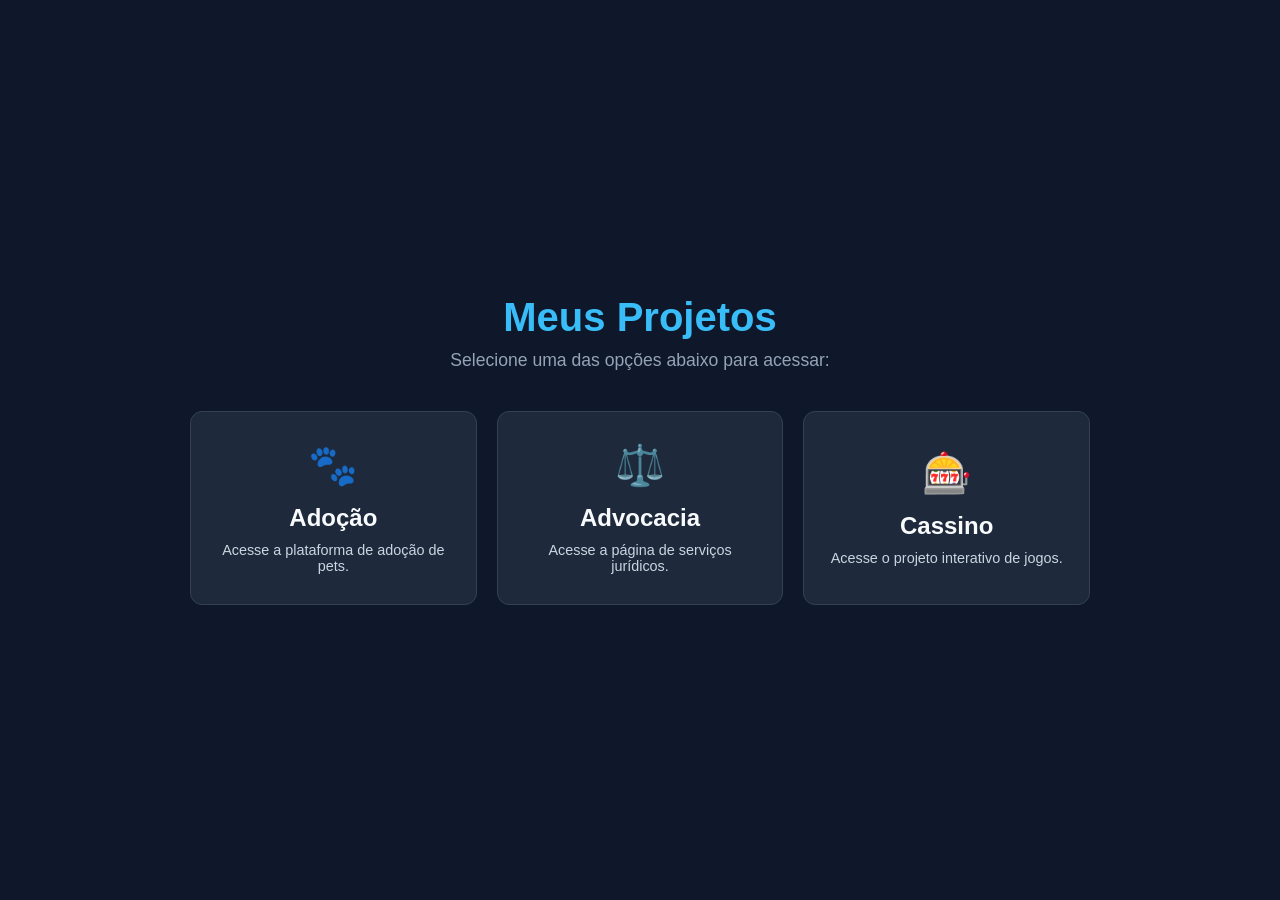
<file: index.html>
<!DOCTYPE html>
<html lang="pt-BR">
<head>
    <meta charset="UTF-8">
    <meta name="viewport" content="width=device-width, initial-scale=1.0">
    <title>Projetos - 2026</title>
    <style>
        * {
            box-sizing: border-box;
            margin: 0;
            padding: 0;
            font-family: 'Segoe UI', Tahoma, Geneva, Verdana, sans-serif;
        }

        body {
            background-color: #0f172a;
            color: #f8fafc;
            display: flex;
            flex-direction: column;
            justify-content: center;
            align-items: center;
            min-height: 100vh;
            padding: 20px;
        }

        header {
            text-align: center;
            margin-bottom: 40px;
        }

        h1 {
            font-size: 2.5rem;
            margin-bottom: 10px;
            color: #38bdf8;
        }

        p {
            color: #94a3b8;
            font-size: 1.1rem;
        }

        .container {
            display: grid;
            grid-template-columns: repeat(auto-fit, minmax(250px, 1fr));
            gap: 20px;
            width: 100%;
            max-width: 900px;
        }

        .card {
            background-color: #1e293b;
            border-radius: 12px;
            padding: 30px 20px;
            text-align: center;
            text-decoration: none;
            color: inherit;
            border: 1px solid #334155;
            transition: transform 0.2s ease, border-color 0.2s ease, box-shadow 0.2s ease;
            display: flex;
            flex-direction: column;
            align-items: center;
            justify-content: center;
        }

        .card:hover {
            transform: translateY(-5px);
            border-color: #38bdf8;
            box-shadow: 0 10px 20px rgba(56, 189, 248, 0.15);
        }

        .card h2 {
            font-size: 1.5rem;
            margin-bottom: 10px;
            text-transform: capitalize;
        }

        .card p {
            font-size: 0.9rem;
            color: #cbd5e1;
        }

        .icon {
            font-size: 2.5rem;
            margin-bottom: 15px;
        }
    </style>
</head>
<body>

    <header>
        <h1>Meus Projetos</h1>
        <p>Selecione uma das opções abaixo para acessar:</p>
    </header>

    <main class="container">
        <a href="./adocao/index.html" class="card">
            <div class="icon">🐾</div>
            <h2>Adoção</h2>
            <p>Acesse a plataforma de adoção de pets.</p>
        </a>

        <a href="./advocacia/index.html" class="card">
            <div class="icon">⚖️</div>
            <h2>Advocacia</h2>
            <p>Acesse a página de serviços jurídicos.</p>
        </a>

        <a href="./cassino/index.html" class="card">
            <div class="icon">🎰</div>
            <h2>Cassino</h2>
            <p>Acesse o projeto interativo de jogos.</p>
        </a>
    </main>

</body>
</html>
</file>
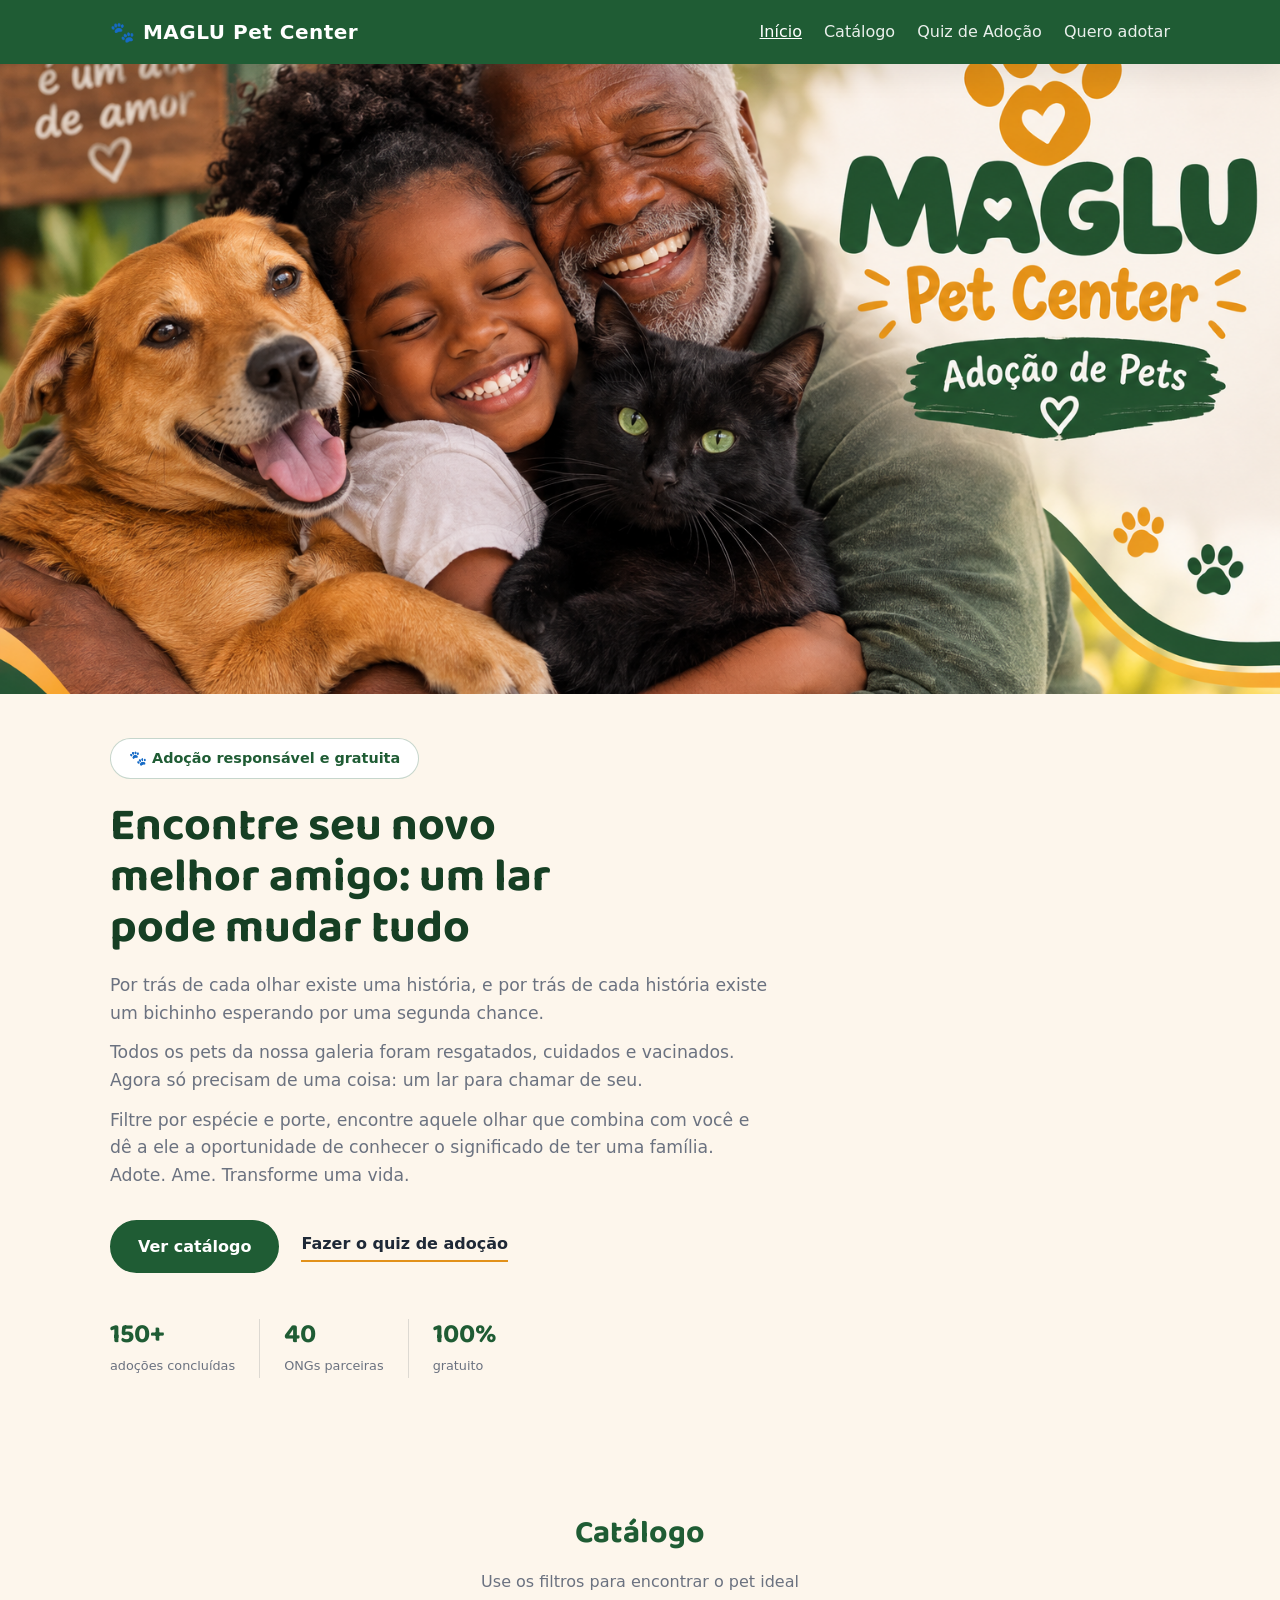
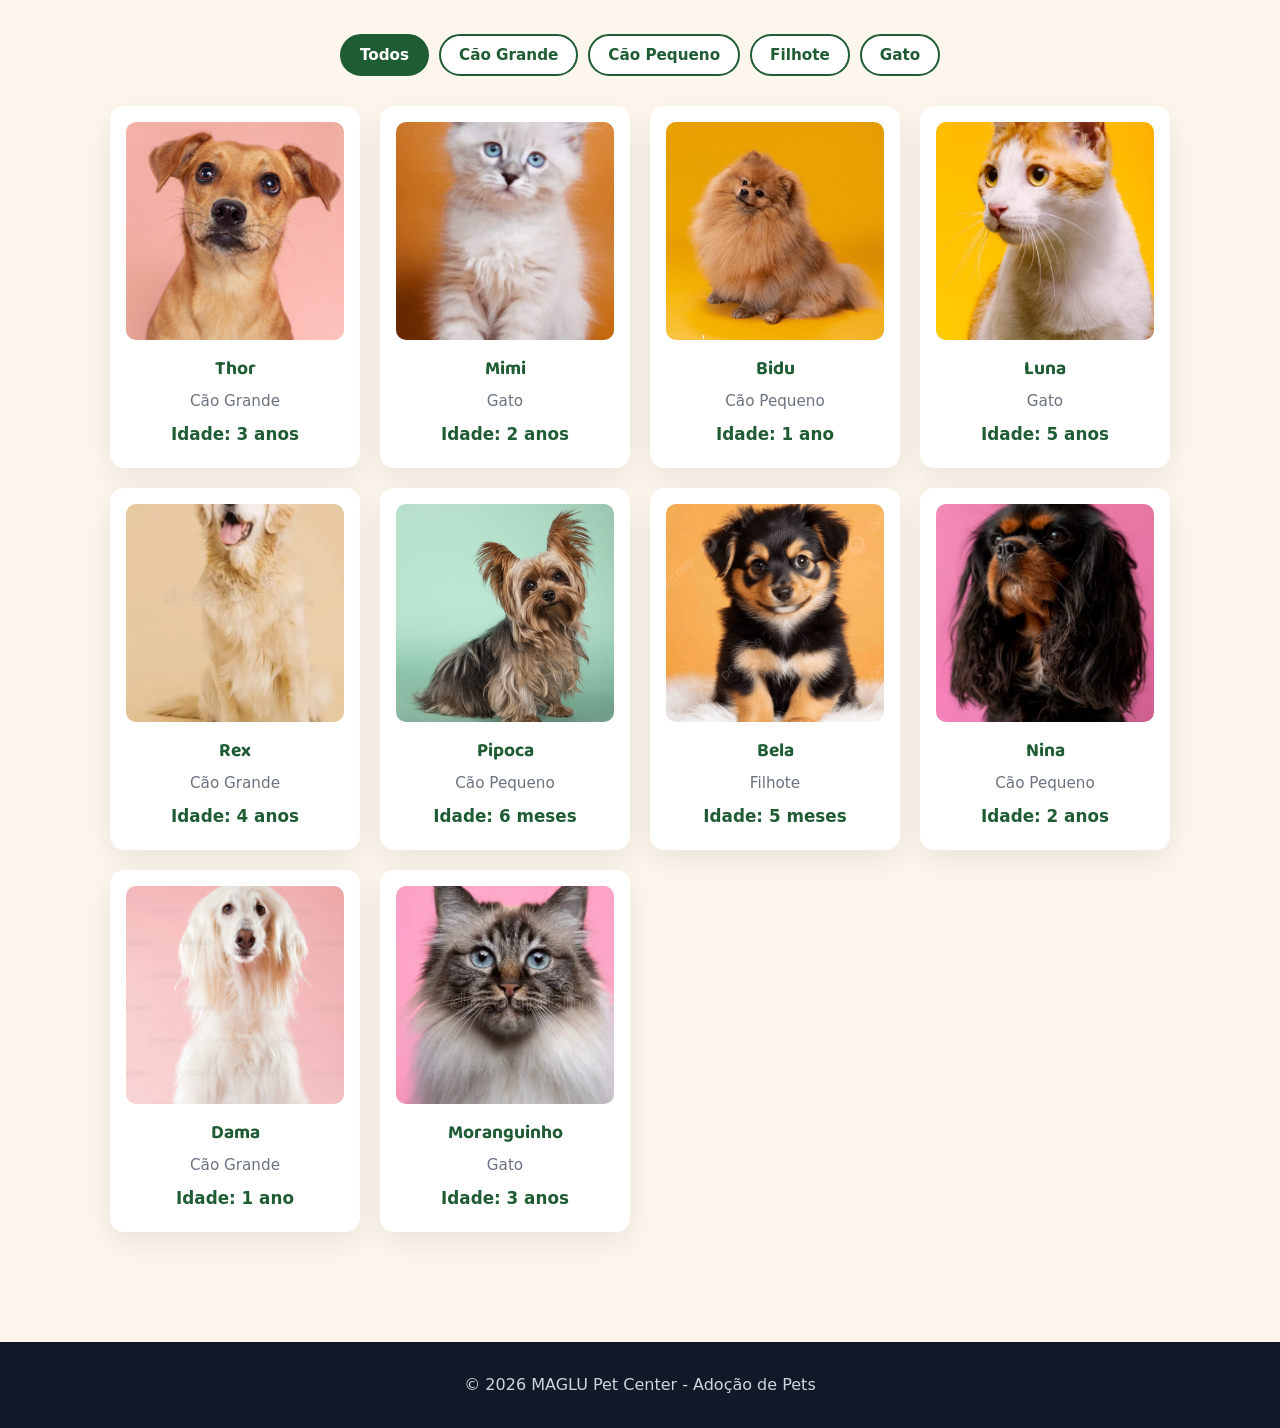
<file: adocao/index.html>
<!DOCTYPE html>
<!-- MAGLU Pet Center - Adoção de Pets — Catálogo com filtros (JavaScript) -->
<html lang="pt-BR">

<head>
  <meta charset="UTF-8">
  <meta name="viewport" content="width=device-width, initial-scale=1.0">
  <title>MAGLU Pet Center - Adoção de Pets</title>
  <meta name="description" content="Galeria de animais para adoção com filtro por espécie e porte.">
  <link rel="preconnect" href="https://fonts.googleapis.com">
  <link rel="preconnect" href="https://fonts.gstatic.com" crossorigin>
  <link href="https://fonts.googleapis.com/css2?family=Baloo+2:wght@500;600;700;800&display=swap" rel="stylesheet">
  <link rel="stylesheet" href="estilo/styles.css">
</head>

<body>
  <header class="site-header">
    <div class="nav">
      <div class="logo">🐾 MAGLU Pet Center</div>
      <button class="menu-toggle" type="button" aria-label="Abrir menu" aria-expanded="false"
        aria-controls="menu">☰</button>
      <ul id="menu">
        <li><a href="#inicio" aria-current="page">Início</a></li>
        <li><a href="#catalogo">Catálogo</a></li>
        <li><a href="quiz.html">Quiz de Adoção</a></li>
        <li><a href="contato.html">Quero adotar</a></li>
      </ul>
    </div>
  </header>

  <main>
    <section class="hero" id="inicio">
      <div class="hero-banner">
        <img src="imagens/banner.png"
          alt="Avô, neta, cachorro e gato se abraçando e sorrindo em uma campanha de adoção de pets">
      </div>
      <div class="hero-content container">
        <span class="hero-pill">🐾 Adoção responsável e gratuita</span>
        <h1>Encontre seu novo melhor amigo: um lar pode mudar tudo</h1>
        <p class="lead">Por trás de cada olhar existe uma história, e por trás de cada história existe um bichinho
          esperando por uma segunda chance.</p>
        <p class="lead">Todos os pets da nossa galeria foram resgatados, cuidados e vacinados. Agora só precisam de uma
          coisa: um lar para chamar de seu.</p>
        <p class="lead">Filtre por espécie e porte, encontre aquele olhar que combina com você e dê a ele a
          oportunidade de conhecer o significado de ter uma família. Adote. Ame. Transforme uma vida.</p>
        <div class="hero-actions">
          <a href="#catalogo" class="btn primary">Ver catálogo</a>
          <a href="quiz.html" class="link-ghost">Fazer o quiz de adoção</a>
        </div>
        <div class="hero-stats">
          <div><strong>150+</strong><span>adoções concluídas</span></div>
          <div><strong>40</strong><span>ONGs parceiras</span></div>
          <div><strong>100%</strong><span>gratuito</span></div>
        </div>
      </div>
    </section>

    <section id="catalogo">
      <div class="container">
        <h2>Catálogo</h2>
        <p class="subtitle">Use os filtros para encontrar o pet ideal</p>
        <div class="filtros" id="filtros">
          <button class="filtro-btn" type="button" data-filtro="Todos">Todos</button>
          <button class="filtro-btn" type="button" data-filtro="Cão Grande">Cão Grande</button>
          <button class="filtro-btn" type="button" data-filtro="Cão Pequeno">Cão Pequeno</button>
          <button class="filtro-btn" type="button" data-filtro="Filhote">Filhote</button>
          <button class="filtro-btn" type="button" data-filtro="Gato">Gato</button>
        </div>
        <div class="catalogo" id="lista"></div>
      </div>
    </section>
  </main>

  <footer>
    <p>© <span id="ano"></span> MAGLU Pet Center - Adoção de Pets</p>
  </footer>

  <!-- Dados do catálogo embarcados (em projetos reais viriam de uma API) -->
  <script>
    window.ITENS = [
      { "nome": "Thor", "categoria": "Cão Grande", "idade": "3 anos", "foto": "imagens/img1.PNG" },
      { "nome": "Mimi", "categoria": "Gato", "idade": "2 anos", "foto": "imagens/img5.PNG" },
      { "nome": "Bidu", "categoria": "Cão Pequeno", "idade": "1 ano", "foto": "imagens/img2.PNG" },
      { "nome": "Luna", "categoria": "Gato", "idade": "5 anos", "foto": "imagens/img6.PNG" },
      { "nome": "Rex", "categoria": "Cão Grande", "idade": "4 anos", "foto": "imagens/img4.PNG" },
      { "nome": "Pipoca", "categoria": "Cão Pequeno", "idade": "6 meses", "foto": "imagens/img3.PNG" },
      { "nome": "Bela", "categoria": "Filhote", "idade": "5 meses", "foto": "imagens/img7.PNG" },
      { "nome": "Nina", "categoria": "Cão Pequeno", "idade": "2 anos", "foto": "imagens/img8.PNG" },
      { "nome": "Dama", "categoria": "Cão Grande", "idade": "1 ano", "foto": "imagens/img9.PNG" },
      { "nome": "Moranguinho", "categoria": "Gato", "idade": "3 anos", "foto": "imagens/img10.PNG" }
    ];
    window.LABEL_IDADE = "Idade:";
  </script>
  <script src="js/script.js"></script>
</body>

</html>
</file>
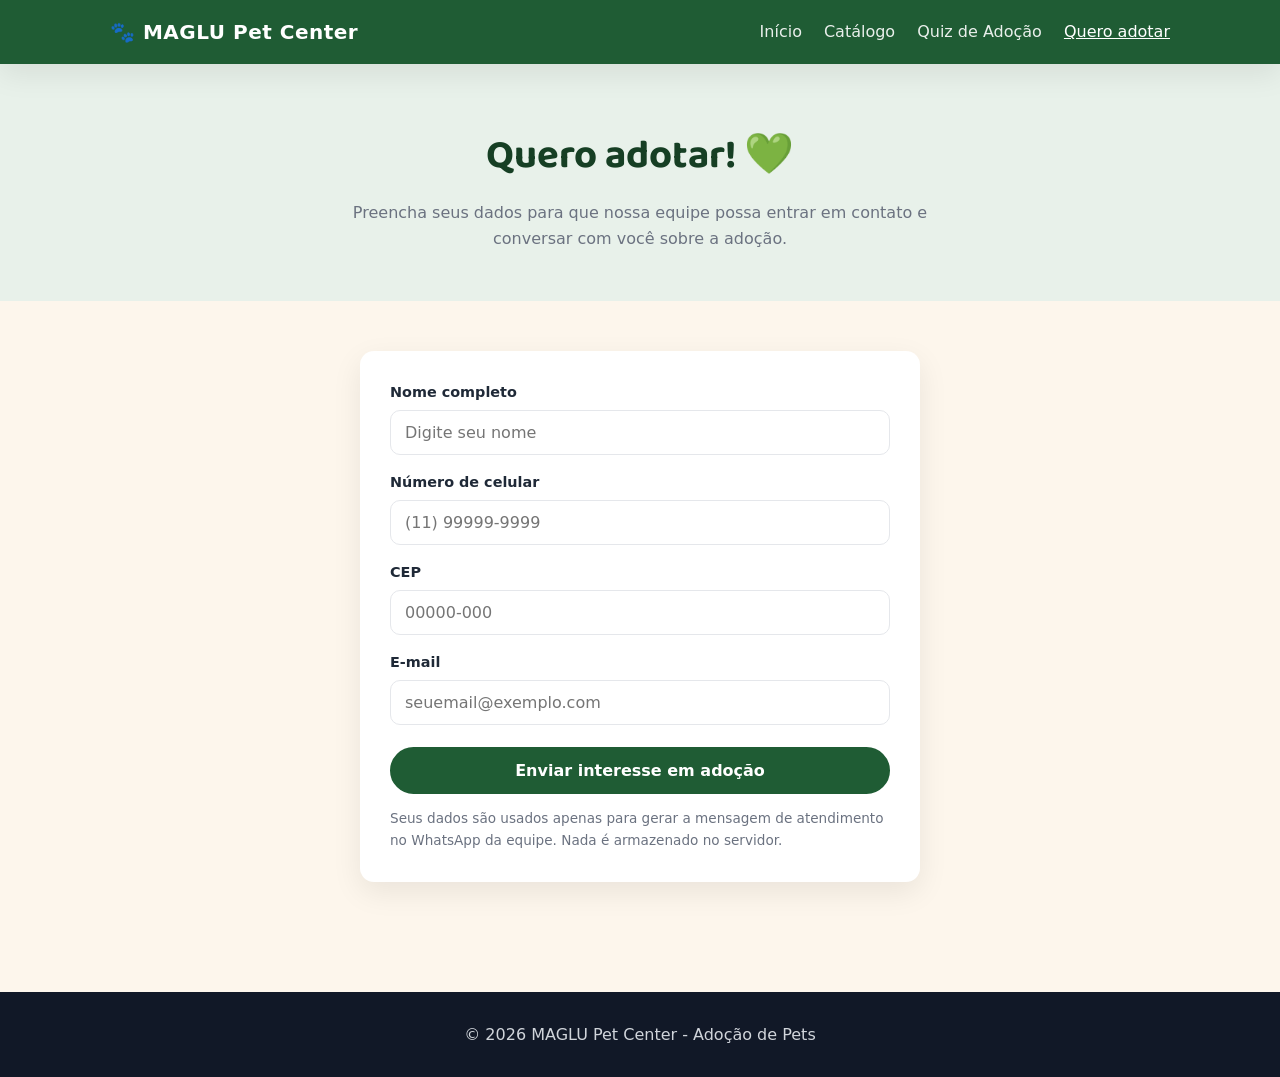
<file: adocao/contato.html>
<!DOCTYPE html>
<html lang="pt-BR">

<head>
    <meta charset="UTF-8">
    <meta name="viewport" content="width=device-width, initial-scale=1.0">
    <title>Quero Adotar | MAGLU Pet Center</title>
    <meta name="description" content="Envie seus dados para conversar com a equipe da MAGLU sobre a adoção de um pet.">
    <link rel="preconnect" href="https://fonts.googleapis.com">
    <link rel="preconnect" href="https://fonts.gstatic.com" crossorigin>
    <link href="https://fonts.googleapis.com/css2?family=Baloo+2:wght@500;600;700;800&display=swap" rel="stylesheet">
    <link rel="stylesheet" href="estilo/styles.css">
</head>

<body>
    <header class="site-header">
        <div class="nav">
            <div class="logo">🐾 MAGLU Pet Center</div>
            <button class="menu-toggle" type="button" aria-label="Abrir menu" aria-expanded="false"
                aria-controls="menu">☰</button>
            <ul id="menu">
                <li><a href="index.html">Início</a></li>
                <li><a href="index.html#catalogo">Catálogo</a></li>
                <li><a href="quiz.html">Quiz de Adoção</a></li>
                <li><a href="contato.html" aria-current="page">Quero adotar</a></li>
            </ul>
        </div>
    </header>

    <main>
        <section class="page-hero">
            <div class="container">
                <h1>Quero adotar! 💚</h1>
                <p>Preencha seus dados para que nossa equipe possa entrar em contato e conversar com você sobre a
                    adoção.</p>
            </div>
        </section>

        <section class="contact-wrap">
            <div class="container">
                <div class="contact-card">
                    <form id="formContato" novalidate>
                        <div class="form-group">
                            <label for="nome">Nome completo</label>
                            <input id="nome" name="nome" type="text" autocomplete="name" placeholder="Digite seu nome"
                                required>
                        </div>
                        <div class="form-group">
                            <label for="celular">Número de celular</label>
                            <input id="celular" name="celular" type="tel" inputmode="numeric" autocomplete="tel"
                                placeholder="(11) 99999-9999" maxlength="15" required>
                        </div>
                        <div class="form-group">
                            <label for="cep">CEP</label>
                            <input id="cep" name="cep" type="text" inputmode="numeric" autocomplete="postal-code"
                                placeholder="00000-000" maxlength="9" required>
                        </div>
                        <div class="form-group">
                            <label for="email">E-mail</label>
                            <input id="email" name="email" type="email" autocomplete="email"
                                placeholder="seuemail@exemplo.com" required>
                        </div>

                        <button class="btn primary" type="submit">Enviar interesse em adoção</button>

                        <p class="privacidade">Seus dados são usados apenas para gerar a mensagem de atendimento no
                            WhatsApp da equipe. Nada é armazenado no servidor.</p>

                        <div class="erro-form" id="erroForm" role="alert"></div>
                        <div class="sucesso" id="sucesso" role="status"></div>
                    </form>
                </div>
            </div>
        </section>
    </main>

    <footer>
        <p>© <span id="ano"></span> MAGLU Pet Center - Adoção de Pets</p>
    </footer>

    <script src="js/script.js"></script>
    <script src="js/contato.js"></script>
</body>

</html>
</file>
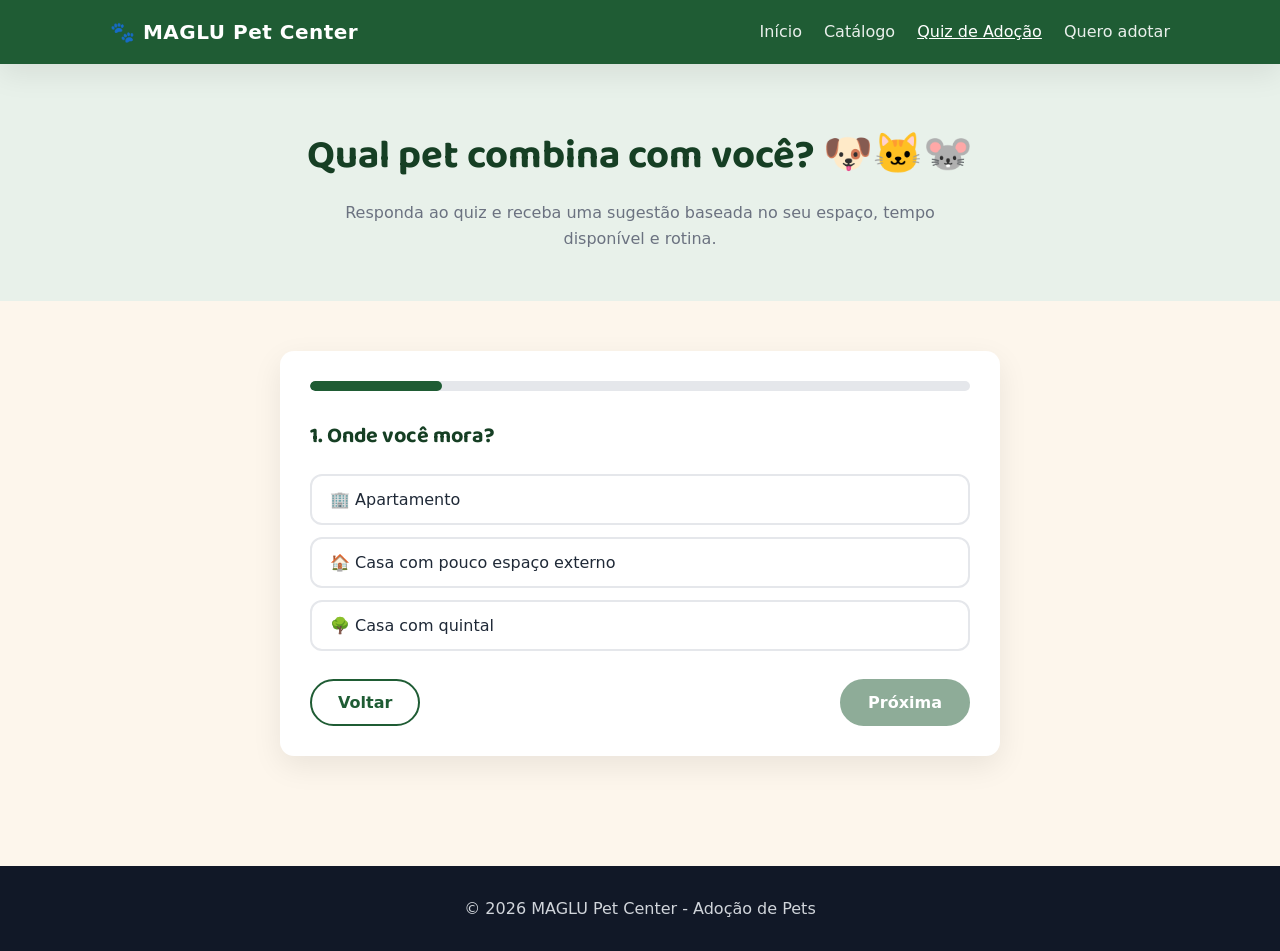
<file: adocao/quiz.html>
<!DOCTYPE html>
<html lang="pt-BR">

<head>
    <meta charset="UTF-8">
    <meta name="viewport" content="width=device-width, initial-scale=1.0">
    <title>Quiz de Adoção | MAGLU Pet Center</title>
    <meta name="description" content="Responda ao quiz e descubra qual perfil de pet combina com a sua rotina.">
    <link rel="preconnect" href="https://fonts.googleapis.com">
    <link rel="preconnect" href="https://fonts.gstatic.com" crossorigin>
    <link href="https://fonts.googleapis.com/css2?family=Baloo+2:wght@500;600;700;800&display=swap" rel="stylesheet">
    <link rel="stylesheet" href="estilo/styles.css">
</head>

<body>
    <header class="site-header">
        <div class="nav">
            <div class="logo">🐾 MAGLU Pet Center</div>
            <button class="menu-toggle" type="button" aria-label="Abrir menu" aria-expanded="false"
                aria-controls="menu">☰</button>
            <ul id="menu">
                <li><a href="index.html">Início</a></li>
                <li><a href="index.html#catalogo">Catálogo</a></li>
                <li><a href="quiz.html" aria-current="page">Quiz de Adoção</a></li>
                <li><a href="contato.html">Quero adotar</a></li>
            </ul>
        </div>
    </header>

    <main>
        <section class="page-hero">
            <div class="container">
                <h1>Qual pet combina com você? 🐶🐱🐭</h1>
                <p>Responda ao quiz e receba uma sugestão baseada no seu espaço, tempo disponível e rotina.</p>
            </div>
        </section>

        <section class="quiz-wrap">
            <div class="container">
                <div class="quiz-card">
                    <div class="progress" role="progressbar" aria-label="Progresso do quiz" aria-valuemin="0"
                        aria-valuemax="100" aria-valuenow="0">
                        <div class="progress-bar" id="progressBar"></div>
                    </div>

                    <div class="question ativa">
                        <h2>1. Onde você mora?</h2>
                        <div class="opcoes">
                            <button class="opcao" type="button" data-value="apartamento">🏢 Apartamento</button>
                            <button class="opcao" type="button" data-value="casa">🏠 Casa com pouco espaço
                                externo</button>
                            <button class="opcao" type="button" data-value="quintal">🌳 Casa com quintal</button>
                        </div>
                    </div>

                    <div class="question">
                        <h2>2. Quanto tempo você tem para cuidar e interagir com o pet?</h2>
                        <div class="opcoes">
                            <button class="opcao" type="button" data-value="pouco">⏰ Pouco tempo durante o dia</button>
                            <button class="opcao" type="button" data-value="medio">🙂 Algumas horas por dia</button>
                            <button class="opcao" type="button" data-value="muito">❤️ Bastante tempo disponível</button>
                        </div>
                    </div>

                    <div class="question">
                        <h2>3. Qual nível de energia você procura?</h2>
                        <div class="opcoes">
                            <button class="opcao" type="button" data-value="calmo">🌙 Mais tranquilo</button>
                            <button class="opcao" type="button" data-value="medio">⚡ Equilibrado</button>
                            <button class="opcao" type="button" data-value="ativo">🏃 Bem ativo e brincalhão</button>
                        </div>
                    </div>

                    <div class="question">
                        <h2>4. Você tem disponibilidade para passeios frequentes?</h2>
                        <div class="opcoes">
                            <button class="opcao" type="button" data-value="nao">Não tenho muita
                                disponibilidade</button>
                            <button class="opcao" type="button" data-value="sim">Sim, consigo passear
                                regularmente</button>
                        </div>
                    </div>

                    <div class="question">
                        <h2>5. O que você mais procura em um companheiro?</h2>
                        <div class="opcoes">
                            <button class="opcao" type="button" data-value="companhia">🐾 Companhia e carinho</button>
                            <button class="opcao" type="button" data-value="brincadeira">🎾 Brincadeiras e
                                interação</button>
                            <button class="opcao" type="button" data-value="tranquilidade">🛋️ Um companheiro mais
                                tranquilo</button>
                        </div>
                    </div>

                    <div class="quiz-actions">
                        <button class="btn secondary" id="voltar" type="button" hidden>Voltar</button>
                        <button class="btn primary" id="proximo" type="button" disabled>Próxima</button>
                    </div>

                    <div class="resultado-quiz" id="resultado">
                        <h2>Seu perfil de adoção 💚</h2>
                        <p id="mensagemResultado"></p>
                        <div class="recomendacoes" id="recomendacoes"></div>
                        <p class="dica">A indicação é apenas um ponto de partida. Cada animal tem sua própria
                            personalidade e necessidades. Converse com a equipe antes da adoção.</p>
                        <div class="hero-actions" style="margin: 22px 0 0;">
                            <a class="btn primary" href="contato.html">Preencher meus dados</a>
                            <a class="btn secondary" href="index.html">Voltar para a home</a>
                        </div>
                    </div>
                </div>
            </div>
        </section>
    </main>

    <footer>
        <p>© <span id="ano"></span> MAGLU Pet Center - Adoção de Pets</p>
    </footer>

    <script src="js/script.js"></script>
    <script src="js/quiz.js"></script>
</body>

</html>
</file>
<file: adocao/estilo/styles.css>
/* =========================================================
   MAGLU Pet Center - Adoção de Pets
   Folha de estilos única para index.html, quiz.html e contato.html
   Conceitos: variáveis CSS, flexbox, grid, responsividade,
   transições, estados de foco e acessibilidade.
   ========================================================= */

/* ---------- VARIÁVEIS ---------- */
:root {
  --primary: #1f5c34;
  --primary-dark: #163f24;
  --primary-soft: #e8f1ea;
  --accent: #e2911a;
  --bg: #fdf6ec;
  --text: #1f2937;
  --muted: #6b7280;
  --card: #ffffff;
  --border: #e5e7eb;
  --erro-bg: #fef2f2;
  --erro-text: #991b1b;
  --ok-bg: #ecfdf5;
  --ok-text: #065f46;
  --radius: 14px;
  --shadow: 0 10px 30px rgba(0, 0, 0, .08);
  --container: 1100px;
  --font-base: 'Segoe UI', system-ui, -apple-system, sans-serif;
  --font-display: 'Baloo 2', 'Segoe UI', sans-serif;
}

/* ---------- RESET ---------- */
* { box-sizing: border-box; margin: 0; padding: 0; }

html { scroll-behavior: smooth; }

body {
  font-family: var(--font-base);
  background: var(--bg);
  color: var(--text);
  line-height: 1.6;
  min-height: 100vh;
  display: flex;
  flex-direction: column;
}

main { flex: 1; }

img { max-width: 100%; display: block; }

h1, h2, h3 { font-family: var(--font-display); }

/* Foco visível em todos os elementos interativos (acessibilidade) */
a:focus-visible,
button:focus-visible,
input:focus-visible {
  outline: 3px solid var(--accent);
  outline-offset: 2px;
}

/* Respeita quem prefere menos animação */
@media (prefers-reduced-motion: reduce) {
  * { transition: none !important; scroll-behavior: auto; }
}

/* ---------- CONTAINER ---------- */
.container {
  width: 100%;
  max-width: var(--container);
  margin: 0 auto;
  padding: 0 20px;
}

/* ---------- HEADER / NAV ---------- */
header.site-header {
  background: var(--primary);
  color: #fff;
  position: sticky;
  top: 0;
  z-index: 50;
  box-shadow: var(--shadow);
}
.nav {
  position: relative;
  display: flex;
  align-items: center;
  justify-content: space-between;
  gap: 16px;
  padding: 16px 20px;
  max-width: var(--container);
  margin: 0 auto;
}
.nav .logo { font-weight: 800; font-size: 1.25rem; letter-spacing: .5px; }
.nav ul { display: flex; gap: 22px; list-style: none; }
.nav a {
  color: #fff;
  text-decoration: none;
  opacity: .9;
  transition: opacity .2s;
}
.nav a:hover,
.nav a[aria-current="page"] { opacity: 1; text-decoration: underline; }

.menu-toggle {
  display: none;
  background: transparent;
  border: 0;
  color: #fff;
  font-size: 1.6rem;
  line-height: 1;
  cursor: pointer;
}

/* ---------- BOTÕES ---------- */
.btn {
  display: inline-block;
  background: #fff;
  color: var(--primary);
  padding: 12px 26px;
  border-radius: 999px;
  text-decoration: none;
  font-family: inherit;
  font-size: 1rem;
  font-weight: 700;
  border: 2px solid var(--primary);
  cursor: pointer;
  transition: transform .15s ease, box-shadow .15s ease, background .2s, color .2s;
}
.btn:hover { transform: translateY(-2px); box-shadow: var(--shadow); }
.btn.primary { background: var(--primary); color: #fff; }
.btn.primary:hover { background: var(--primary-dark); border-color: var(--primary-dark); }
.btn.secondary { background: #fff; color: var(--primary); }
.btn.secondary:hover { background: var(--primary-soft); }
.btn:disabled {
  opacity: .5;
  cursor: not-allowed;
  transform: none;
  box-shadow: none;
}

/* ---------- SEÇÕES ---------- */
section { padding: 70px 0; }
section h2 {
  text-align: center;
  font-size: 2rem;
  margin-bottom: 10px;
  color: var(--primary);
}
section .subtitle {
  text-align: center;
  color: var(--muted);
  margin-bottom: 40px;
}

/* ---------- HERO (index) ---------- */
.hero { background: var(--bg); padding: 0; }

.hero-banner {
  width: 100%;
  aspect-ratio: 1536 / 1024;
  max-height: 70vh;
  overflow: hidden;
}
.hero-banner img {
  width: 100%;
  height: 100%;
  object-fit: cover;
}

.hero-content { padding: 44px 20px 60px; text-align: left; }

.hero-pill {
  display: inline-flex;
  align-items: center;
  gap: 8px;
  background: #fff;
  border: 1px solid rgba(31, 92, 52, .25);
  color: var(--primary);
  font-weight: 600;
  font-size: .9rem;
  padding: 8px 18px;
  border-radius: 999px;
  margin-bottom: 22px;
}

.hero-content h1 {
  font-weight: 700;
  font-size: clamp(2rem, 3.8vw, 2.9rem);
  line-height: 1.1;
  color: var(--primary-dark);
  max-width: 18ch;
  margin-bottom: 18px;
}

.hero-content .lead {
  font-size: 1.08rem;
  color: var(--muted);
  max-width: 60ch;
  margin-bottom: 30px;
}
.hero-content .lead + .lead { margin-top: -18px; }

.hero-actions {
  display: flex;
  align-items: center;
  gap: 22px;
  flex-wrap: wrap;
  margin-bottom: 46px;
}

.hero-actions .link-ghost {
  color: var(--text);
  font-weight: 600;
  text-decoration: none;
  border-bottom: 2px solid var(--accent);
  padding-bottom: 3px;
  transition: opacity .2s;
}
.hero-actions .link-ghost:hover { opacity: .7; }

.hero-stats { display: flex; flex-wrap: wrap; row-gap: 18px; }
.hero-stats div {
  padding: 0 24px;
  border-left: 1px solid rgba(31, 41, 55, .14);
}
.hero-stats div:first-child { padding-left: 0; border-left: none; }
.hero-stats strong {
  display: block;
  font-family: var(--font-display);
  font-size: 1.7rem;
  color: var(--primary);
  line-height: 1.2;
}
.hero-stats span { font-size: .8rem; color: var(--muted); }

/* ---------- HERO INTERNO (quiz / contato) ---------- */
.page-hero {
  background: var(--primary-soft);
  padding: 60px 0 50px;
  text-align: center;
}
.page-hero h1 {
  font-size: clamp(1.8rem, 3.2vw, 2.5rem);
  color: var(--primary-dark);
  margin-bottom: 12px;
}
.page-hero p {
  color: var(--muted);
  max-width: 60ch;
  margin: 0 auto;
}

/* ---------- CATÁLOGO (index) ---------- */
.filtros {
  display: flex;
  flex-wrap: wrap;
  gap: 10px;
  justify-content: center;
  margin-bottom: 30px;
}
.filtro-btn {
  padding: 10px 18px;
  border: 2px solid var(--primary);
  background: #fff;
  color: var(--primary);
  border-radius: 999px;
  cursor: pointer;
  font-family: inherit;
  font-size: .95rem;
  font-weight: 600;
  transition: background .2s, color .2s;
}
.filtro-btn:hover,
.filtro-btn.ativo { background: var(--primary); color: #fff; }

.catalogo {
  display: grid;
  grid-template-columns: repeat(auto-fit, minmax(220px, 1fr));
  gap: 20px;
}

.item-card {
  background: var(--card);
  border-radius: var(--radius);
  padding: 16px 16px 20px;
  box-shadow: var(--shadow);
  text-align: center;
  transition: transform .2s;
}
.item-card:hover { transform: translateY(-6px); }
.item-card .img {
  border-radius: calc(var(--radius) - 4px);
  overflow: hidden;
  margin-bottom: 14px;
  background: var(--primary-soft);
}
.item-card .img img {
  width: 100%;
  aspect-ratio: 1 / 1;
  object-fit: cover;
}
.item-card h3 { color: var(--primary); margin-bottom: 4px; font-size: 1.2rem; }
.item-card p { color: var(--muted); font-size: .95rem; }
.item-card .idade {
  color: var(--primary);
  font-weight: 800;
  font-size: 1.05rem;
  margin-top: 8px;
}

.vazio {
  grid-column: 1 / -1;
  text-align: center;
  color: var(--muted);
  padding: 40px;
}

/* ---------- QUIZ ---------- */
.quiz-wrap { padding: 50px 0 70px; }

.quiz-card {
  background: var(--card);
  border-radius: var(--radius);
  box-shadow: var(--shadow);
  padding: 30px;
  max-width: 720px;
  margin: 0 auto;
}

.progress {
  width: 100%;
  height: 10px;
  background: var(--border);
  border-radius: 999px;
  overflow: hidden;
  margin-bottom: 28px;
}
.progress-bar {
  width: 0;
  height: 100%;
  background: var(--primary);
  border-radius: 999px;
  transition: width .3s ease;
}

/* Só a pergunta com a classe .ativa aparece */
.question { display: none; }
.question.ativa { display: block; }
.question h2 {
  text-align: left;
  font-size: 1.35rem;
  color: var(--primary-dark);
  margin-bottom: 20px;
}

.opcoes { display: grid; gap: 12px; }
.opcao {
  width: 100%;
  text-align: left;
  padding: 14px 18px;
  background: #fff;
  border: 2px solid var(--border);
  border-radius: 12px;
  font-family: inherit;
  font-size: 1rem;
  color: var(--text);
  cursor: pointer;
  transition: border-color .2s, background .2s, transform .15s;
}
.opcao:hover { border-color: var(--primary); transform: translateX(3px); }
.opcao.selecionada {
  border-color: var(--primary);
  background: var(--primary-soft);
  font-weight: 600;
}

.quiz-actions {
  display: flex;
  justify-content: space-between;
  gap: 12px;
  margin-top: 28px;
}
.quiz-actions .btn { flex: 0 0 auto; }
.quiz-actions #proximo { margin-left: auto; }

/* Resultado começa escondido e é exibido pelo JS */
.resultado-quiz { display: none; }
.resultado-quiz h2 { text-align: left; margin-bottom: 12px; }
.resultado-quiz > p { color: var(--muted); margin-bottom: 20px; }

.recomendacoes { display: grid; gap: 14px; margin-bottom: 20px; }
.recomendacao {
  display: flex;
  flex-direction: column;
  gap: 4px;
  padding: 16px 18px;
  background: var(--primary-soft);
  border-left: 4px solid var(--primary);
  border-radius: 10px;
}
.recomendacao strong { color: var(--primary-dark); font-size: 1.05rem; }
.recomendacao span { color: var(--muted); font-size: .95rem; }

.dica {
  font-size: .9rem;
  color: var(--muted);
  background: #fff8ec;
  border: 1px solid rgba(226, 145, 26, .35);
  border-radius: 10px;
  padding: 12px 14px;
}

/* ---------- FORMULÁRIO (contato) ---------- */
.contact-wrap { padding: 50px 0 70px; }

.contact-card {
  max-width: 560px;
  margin: 0 auto;
  background: var(--card);
  padding: 30px;
  border-radius: var(--radius);
  box-shadow: var(--shadow);
}

.form-group { display: grid; gap: 6px; margin-bottom: 16px; }
.form-group label { font-weight: 600; font-size: .9rem; }

.contact-card input,
.contact-card select,
.contact-card textarea {
  width: 100%;
  padding: 12px 14px;
  border: 1px solid var(--border);
  border-radius: 10px;
  font-family: inherit;
  font-size: 1rem;
  color: var(--text);
  background: #fff;
  transition: border-color .2s, box-shadow .2s;
}
.contact-card input:focus,
.contact-card select:focus,
.contact-card textarea:focus {
  outline: none;
  border-color: var(--primary);
  box-shadow: 0 0 0 3px rgba(31, 92, 52, .2);
}
.contact-card .btn { width: 100%; margin-top: 6px; }

.privacidade {
  font-size: .85rem;
  color: var(--muted);
  margin-top: 14px;
}

/* Mensagens de erro e sucesso começam escondidas */
.erro-form,
.sucesso {
  display: none;
  margin-top: 14px;
  padding: 12px 14px;
  border-radius: 10px;
  text-align: center;
  font-size: .95rem;
}
.erro-form { background: var(--erro-bg); color: var(--erro-text); }
.sucesso { background: var(--ok-bg); color: var(--ok-text); }

/* ---------- FOOTER ---------- */
footer {
  background: #111827;
  color: #d1d5db;
  text-align: center;
  padding: 30px 20px;
  margin-top: 40px;
}
footer a { color: var(--accent); text-decoration: none; }

/* ---------- RESPONSIVO ---------- */
@media (max-width: 720px) {
  section { padding: 50px 0; }

  .nav ul {
    display: none;
    position: absolute;
    top: 100%;
    left: 0;
    right: 0;
    flex-direction: column;
    background: var(--primary);
    padding: 14px 20px;
    gap: 12px;
    box-shadow: var(--shadow);
  }
  .nav ul.open { display: flex; }
  .menu-toggle { display: block; }

  .hero-banner { aspect-ratio: 4 / 3; }
  .hero-content { padding: 36px 20px 48px; }

  .quiz-card,
  .contact-card { padding: 22px; }

  .quiz-actions { flex-direction: column-reverse; }
  .quiz-actions .btn,
  .quiz-actions #proximo { width: 100%; margin-left: 0; }
}
</file>
